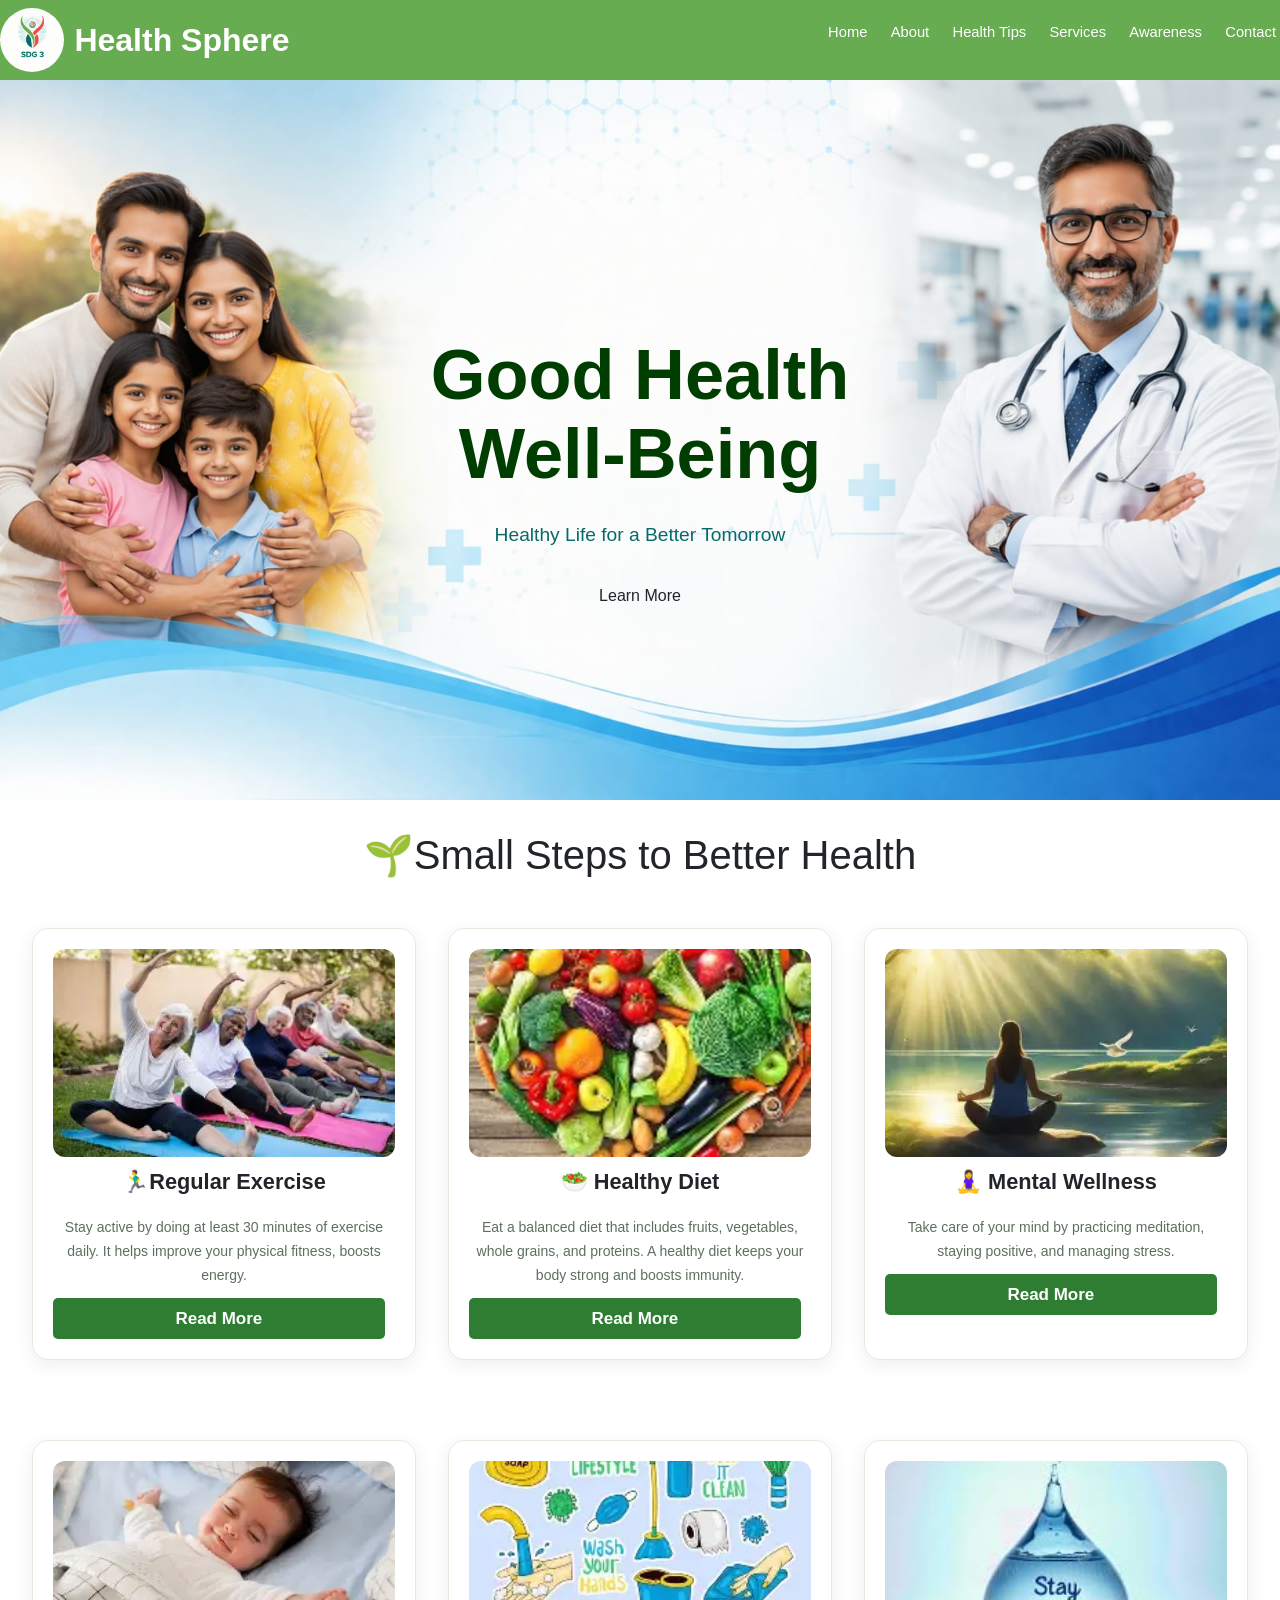
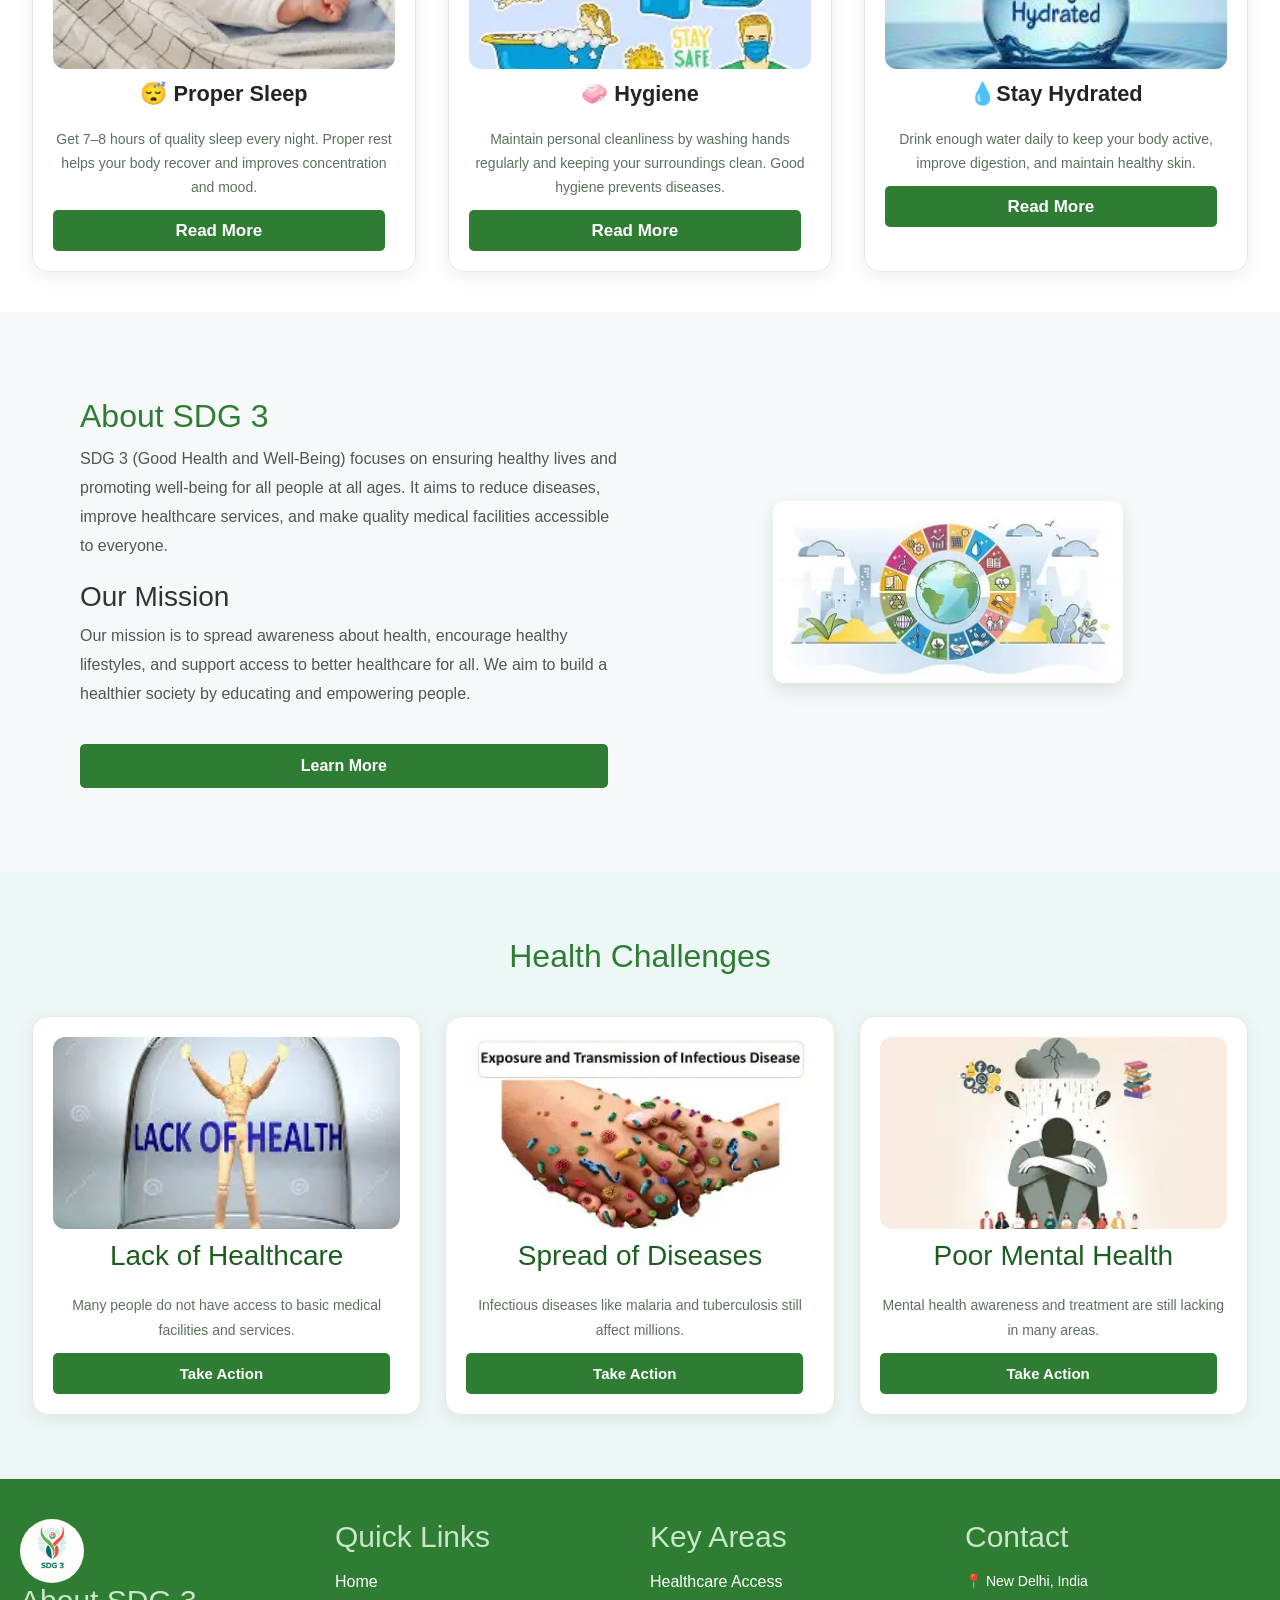
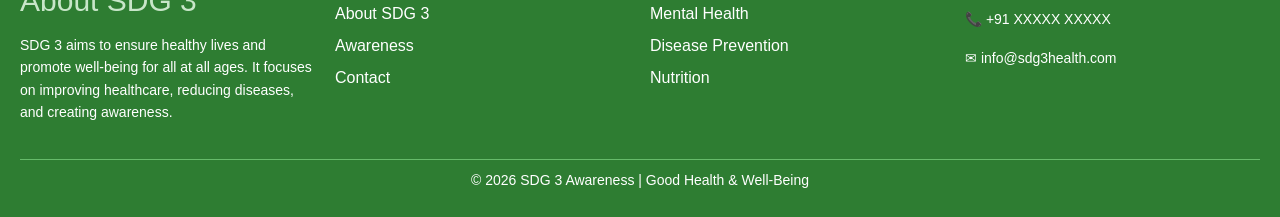
<file: index.html>
<!DOCTYPE html>
<html lang="en">
<head>
    <meta charset="UTF-8">
    <meta name="viewport" content="width=device-width, initial-scale=1.0">
    <title>HTML-Page</title>
    <link rel="stylesheet" href="style.css">
     <link rel="stylesheet" href="https://cdnjs.cloudflare.com/ajax/libs/font-awesome/6.4.0/css/all.min.css">
   <link href="https://cdn.jsdelivr.net/npm/bootstrap@5.3.7/dist/css/bootstrap.min.css" rel="stylesheet" integrity="sha384-LN+7fdVzj6u52u30Kp6M/trliBMCMKTyK833zpbD+pXdCLuTusPj697FH4R/5mcr" crossorigin="anonymous">
   
</head>
<body>
    <header>
        <nav class="navbar">
         <div class="logo">
            <img src="img/logo image.jpeg" alt="Logo">
            <span>Health Sphere</span>
         </div>
         <input type="checkbox" id="menu-toggle">
         <label for="menu-toggle" class="menu-icon">
          <span></span>
          <span></span>
          <span></span>
         
         </label>
       

             <ul class=" menu">
                <li><a href="index.html" class="hover-link">Home</a></li>
                <li><a href="about.html" class="hover-link">About</a></li>
                <li><a href="health.html" class="hover-link">Health Tips</a></li>
                <li><a href="services.html" class="hover-link">Services</a></li>
                <li><a href="awareness.html" class="hover-link">Awareness</a></li>
                <li><a href="contact.html" class="hover-link">Contact</a></li>
               
             </ul>
   
        </nav>
    </header>
    <section class="hero-section">
      
      <h1>Good Health <br>Well-Being</h1>
       <p>Healthy Life for a Better Tomorrow</p>
       <a href="#" class="btn">Learn More</a>
    </section>
        <section class="wellness-section">
            <h1>🌱Small Steps to Better Health</h1>
            <div class="wellness1">
            <div class="card">
               <img src="img/exercise image.webp" alt="">
               <h2>🏃‍♂️Regular Exercise</h2>
               <p>Stay active by doing at least 30 minutes of exercise daily. It helps improve your physical fitness, boosts energy.</p>
               <button class="button">Read More</button>
            </div>
            <div class="card">
               <img src="img/healthy diet.webp" alt="">
               <h2>🥗 Healthy Diet</h2>
               <p>Eat a balanced diet that includes fruits, vegetables, whole grains, and proteins. A healthy diet keeps your body strong and boosts immunity.</p>
               <button class="button">Read More</button>
            </div>
            <div class="card">
               <img src="img/meditation image.webp" alt="">
               <h2>🧘‍♀️ Mental Wellness</h2>
               <p>Take care of your mind by practicing meditation, staying positive, and managing stress.</p>
               <button class="button">Read More</button>
            </div>
            </div>
            <div class="wellness2">
            <div class="card">
               <img src="img/sleep image.webp" alt="">
               <h2>😴 Proper Sleep</h2>
               <p>Get 7–8 hours of quality sleep every night. Proper rest helps your body recover and improves concentration and mood.</p>
               <button class="button">Read More</button>
            </div>
            <div class="card">
               <img src="img/hygiene image.webp" alt="">
               <h2>🧼 Hygiene</h2>
               <p>Maintain personal cleanliness by washing hands regularly and keeping your surroundings clean. Good hygiene prevents diseases.</p>
               <button class="button">Read More</button>
            </div>
            <div class="card">
               <img src="img/hydrated image.jpg" alt="">
               <h2>💧Stay Hydrated </h2>
               <p>Drink enough water daily to keep your body active, improve digestion, and maintain healthy skin.</p>
               <button class="button">Read More</button>
            </div>
            </div>
        </section>
        <section class="sdg-about">
         <div class="container">
            <!-- left -->
            <div class="content">
      <h2>About SDG 3</h2>
      <p>
        SDG 3 (Good Health and Well-Being) focuses on ensuring healthy lives 
        and promoting well-being for all people at all ages. It aims to reduce 
        diseases, improve healthcare services, and make quality medical 
        facilities accessible to everyone.
      </p>

      <h3>Our Mission</h3>
      <p>
        Our mission is to spread awareness about health, encourage healthy 
        lifestyles, and support access to better healthcare for all. We aim 
        to build a healthier society by educating and empowering people.
      </p>

      <button>Learn More</button>
    </div>
      <!-- Right Image -->
    <div class="image">
      <img src="img/sdg main 1.webp" alt="Health Image">
    </div>
         </div>
        </section>
        <section class="health">
  <h2 class="section-title">Health Challenges</h2>

  <div class="card-container">

    <div class="card">
      <img src="img/lack of health.webp" alt="image">
      <h3>Lack of Healthcare</h3>
      <p>Many people do not have access to basic medical facilities and services.</p>
      <button>Take Action</button>
    </div>

    <div class="card">
      <img src="img/spread of disease.webp" alt="image">
      <h3>Spread of Diseases</h3>
      <p>Infectious diseases like malaria and tuberculosis still affect millions.</p>
      <button>Take Action</button>
    </div>

    <div class="card">
      <img src="img/poor mental health.webp" alt="image">
      <h3>Poor Mental Health</h3>
      <p>Mental health awareness and treatment are still lacking in many areas.</p>
      <button>Take Action</button>
    </div>

  </div>
</section>
<!-- footer -->
<footer class="footer">
  <div class="footer-container">

    <!--Logo + About SDG 3 -->
    <div class="footer-box">
      <div class="logo">
        <img src="img/logo image.jpeg" alt="logo">
      </div>
      <h3>About SDG 3</h3>
      <p>
        SDG 3 aims to ensure healthy lives and promote well-being for all at all ages. 
        It focuses on improving healthcare, reducing diseases, and creating awareness.
      </p>
    </div>

    <!-- Quick Links -->
    <div class="footer-box">
      <h3>Quick Links</h3>
      <ul>
        <li><a href="#">Home</a></li>
        <li><a href="#">About SDG 3</a></li>
        <li><a href="#">Awareness</a></li>
        <li><a href="#">Contact</a></li>
      </ul>
    </div>

    <!-- Key Areas -->
    <div class="footer-box">
      <h3>Key Areas</h3>
      <ul>
        <li><a href="#">Healthcare Access</a></li>
        <li><a href="#">Mental Health</a></li>
        <li><a href="#">Disease Prevention</a></li>
        <li><a href="#">Nutrition</a></li>
      </ul>
    </div>

    <!-- Contact -->
    <div class="footer-box">
      <h3>Contact</h3>
      <p>📍 New Delhi, India</p>
      <p>📞 +91 XXXXX XXXXX</p>
      <p>✉ info@sdg3health.com</p>
    </div>

  </div>

  <!-- Bottom -->
  <div class="footer-bottom">
    <p>© 2026 SDG 3 Awareness | Good Health & Well-Being</p>
  </div>
</footer>
</body>
</html>
</file>
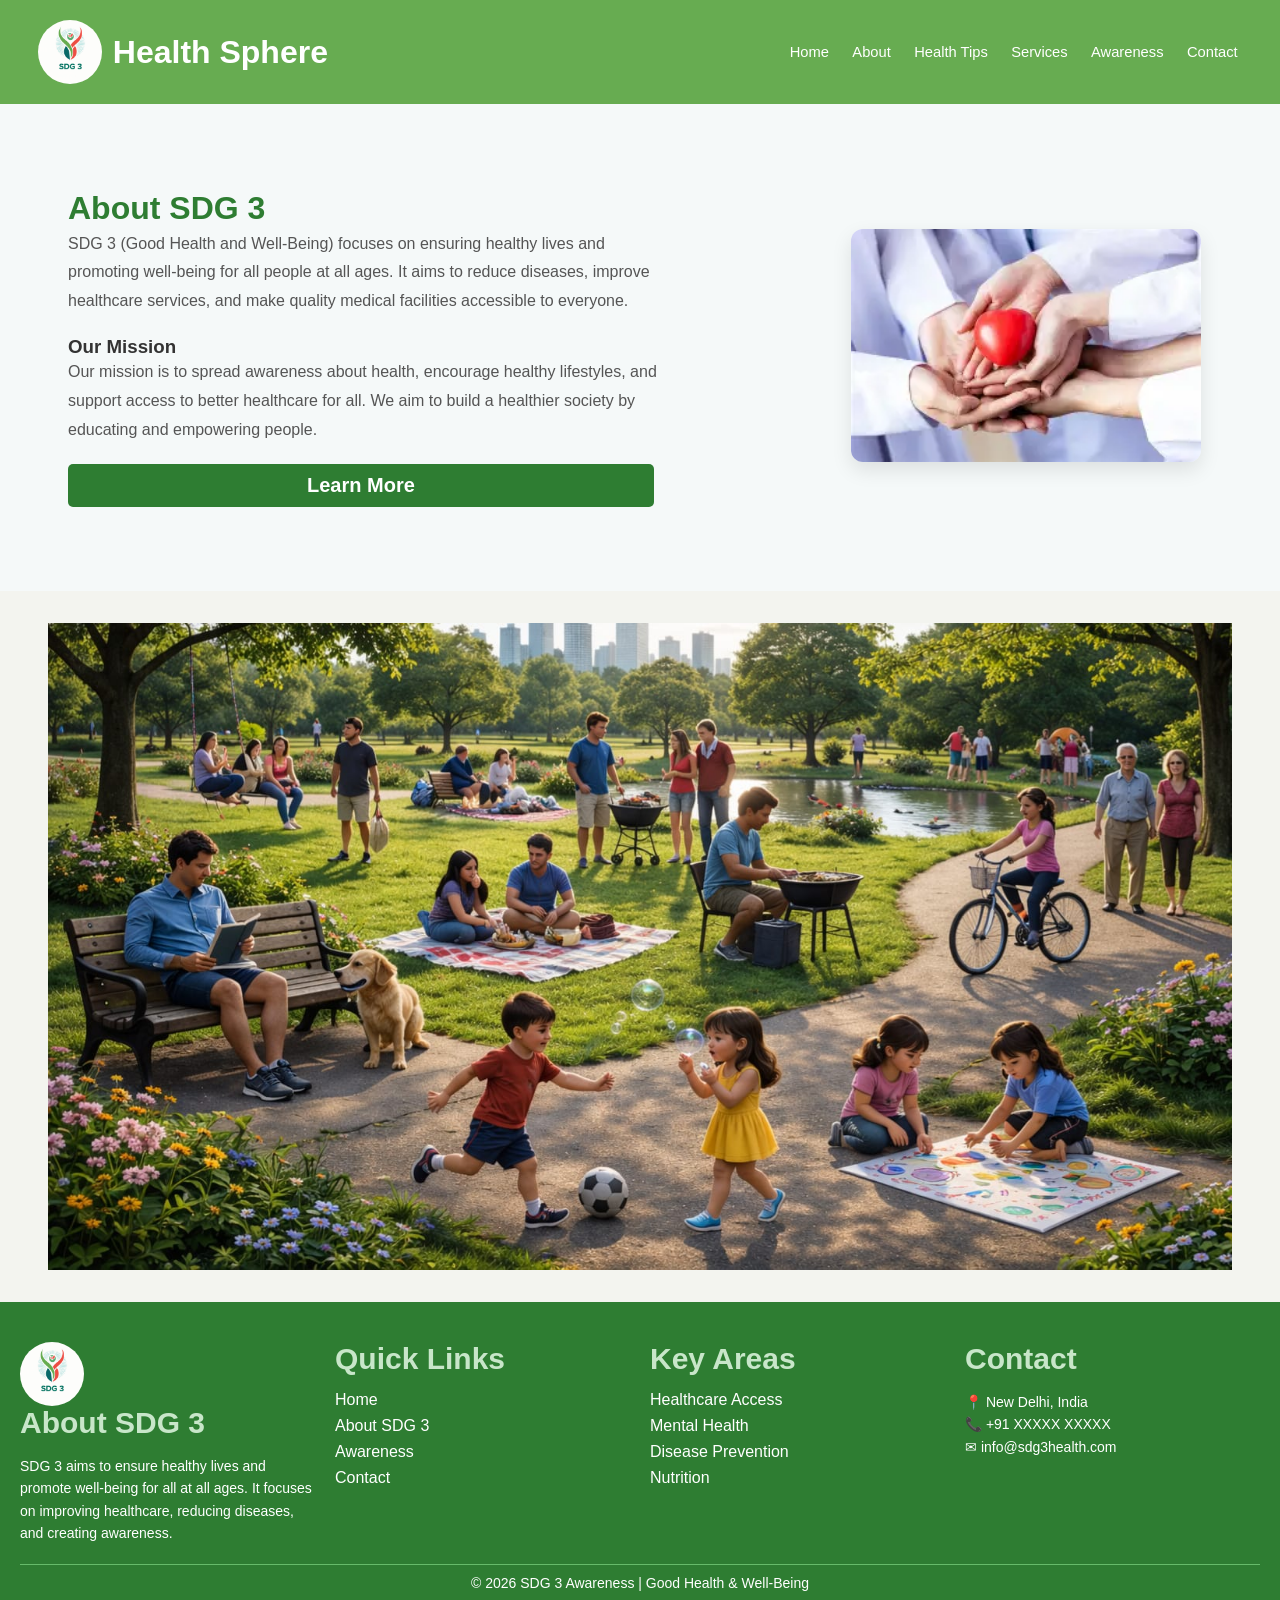
<file: about.html>
<!DOCTYPE html>
<html lang="en">
<head>
    <meta charset="UTF-8">
    <meta name="viewport" content="width=device-width, initial-scale=1.0">
    <title>About-page</title>
    <link rel="stylesheet" href="style.css">
</head>
<body>
    <header>
        <nav class="navbar">
         <div class="logo">
            <img src="img/logo image.jpeg" alt="Logo">
            <span>Health Sphere</span>
         </div>
            <input type="checkbox" id="menu-toggle">

<label for="menu-toggle" class="menu-icon">
    <span></span>
    <span></span>
    <span></span>
</label>
         
        <div>
             <ul class=" menu">
                <li><a href="index.html" class="hover-link">Home</a></li>
                <li><a href="about.html" class="hover-link">About</a></li>
                <li><a href="health.html" class="hover-link">Health Tips</a></li>
                <li><a href="services.html" class="hover-link">Services</a></li>
                <li><a href="awareness.html" class="hover-link">Awareness</a></li>
                <li><a href="contact.html" class="hover-link">Contact</a></li>
               
             </ul>
         </div>
        </nav>
    </header>
   <section class="sdg-about">
         <div class="container">
            <!-- left -->
            <div class="content">
      <h2>About SDG 3</h2>
      <p>
        SDG 3 (Good Health and Well-Being) focuses on ensuring healthy lives 
        and promoting well-being for all people at all ages. It aims to reduce 
        diseases, improve healthcare services, and make quality medical 
        facilities accessible to everyone.
      </p>

      <h3>Our Mission</h3>
      <p>
        Our mission is to spread awareness about health, encourage healthy 
        lifestyles, and support access to better healthcare for all. We aim 
        to build a healthier society by educating and empowering people.
      </p>

      <button>Learn More</button>
    </div>
      <!-- Right Image -->
    <div class="image">
      <img src="img/sdg img.webp" alt="Health Image">
    </div>
         </div>
        </section>
    <section class="about-hero">
  
    <img src="img/about-hero image.jpeg" alt="image" class="slide active">
    </section>

    <!-- footer -->
<footer class="footer">
  <div class="footer-container">

    <!--Logo + About SDG 3 -->
    <div class="footer-box">
      <div class="logo">
        <img src="img/logo image.jpeg" alt="logo">
      </div>
      <h3>About SDG 3</h3>
      <p>
        SDG 3 aims to ensure healthy lives and promote well-being for all at all ages. 
        It focuses on improving healthcare, reducing diseases, and creating awareness.
      </p>
    </div>
    
    <!-- Quick Links -->
    <div class="footer-box">
      <h3>Quick Links</h3>
      <ul>
        <li><a href="#">Home</a></li>
        <li><a href="#">About SDG 3</a></li>
        <li><a href="#">Awareness</a></li>
        <li><a href="#">Contact</a></li>
      </ul>
    </div>

    <!-- Key Areas -->
    <div class="footer-box">
      <h3>Key Areas</h3>
      <ul>
        <li><a href="#">Healthcare Access</a></li>
        <li><a href="#">Mental Health</a></li>
        <li><a href="#">Disease Prevention</a></li>
        <li><a href="#">Nutrition</a></li>
      </ul>
    </div>

    <!-- Contact -->
    <div class="footer-box">
      <h3>Contact</h3>
      <p>📍 New Delhi, India</p>
      <p>📞 +91 XXXXX XXXXX</p>
      <p>✉ info@sdg3health.com</p>
    </div>

  </div>

  <!-- Bottom -->
  <div class="footer-bottom">
    <p>© 2026 SDG 3 Awareness | Good Health & Well-Being</p>
  </div>
</footer>
</body>
</html>
</file>
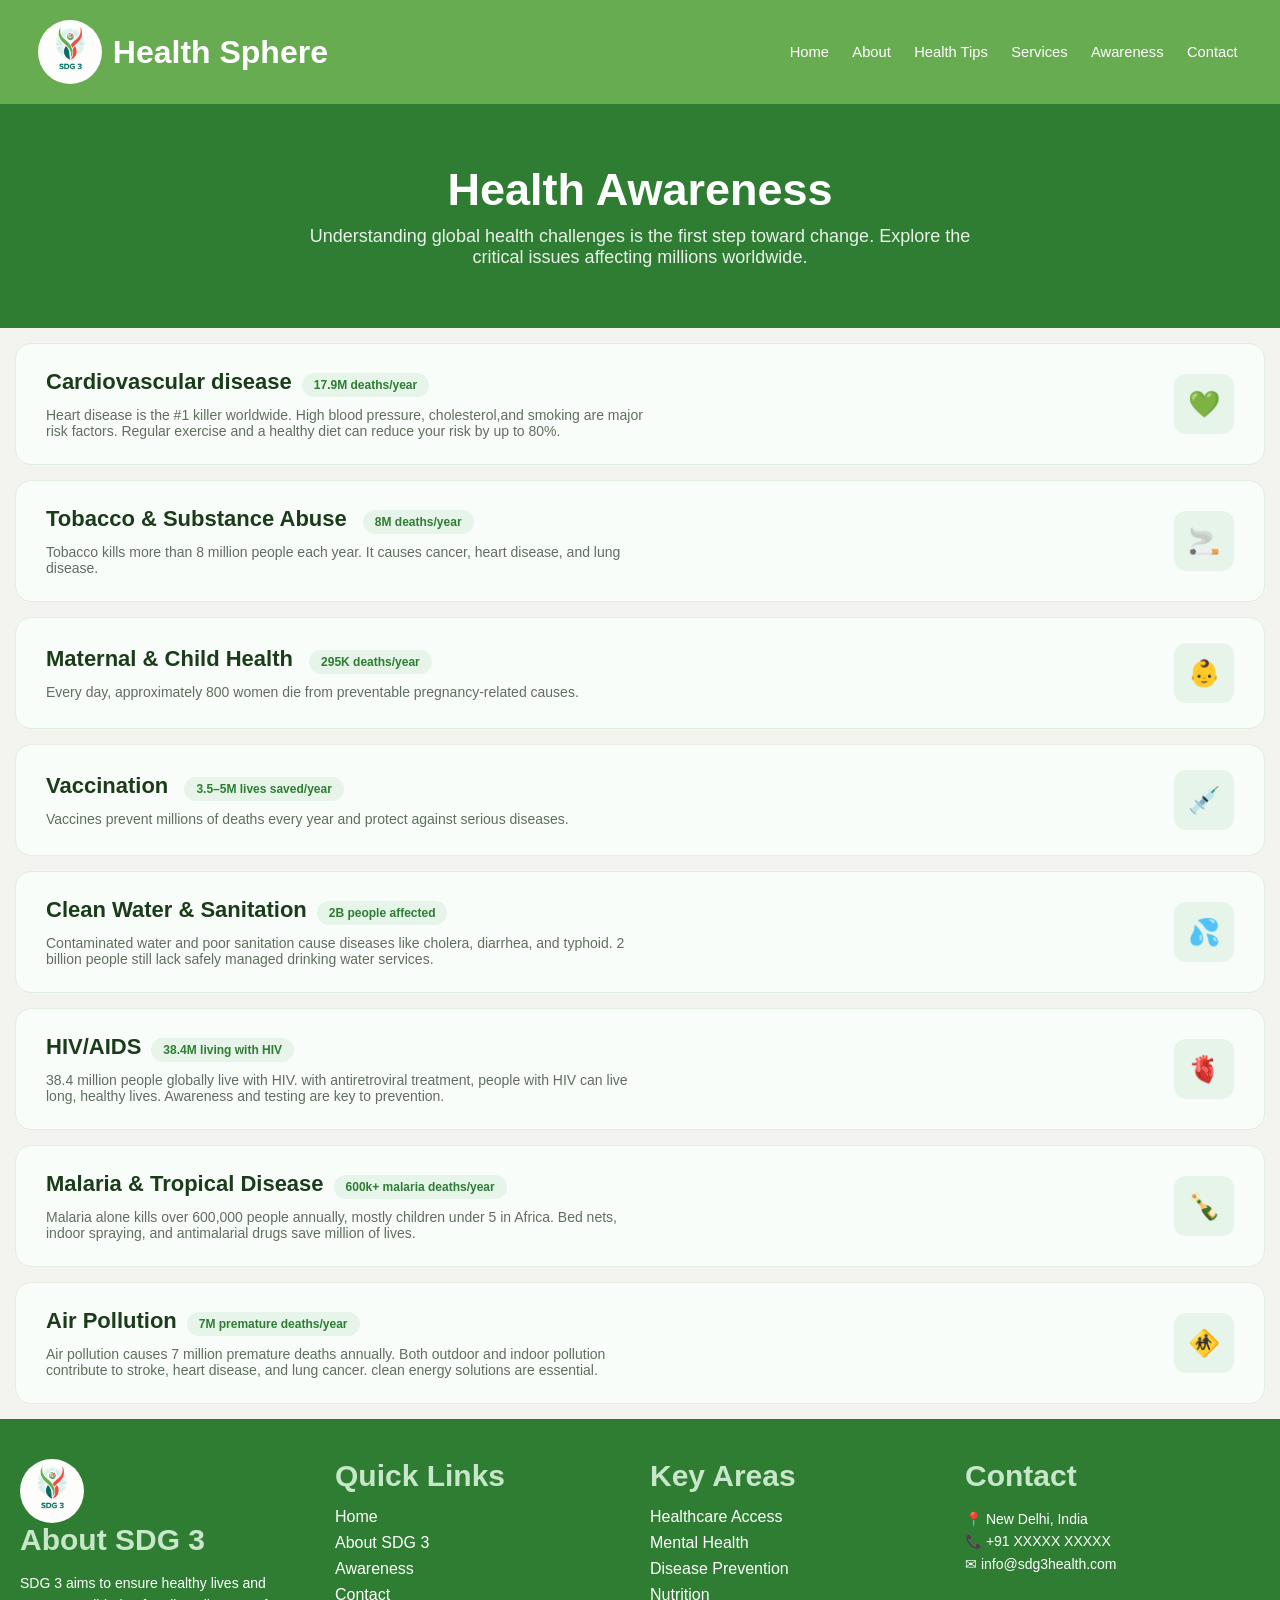
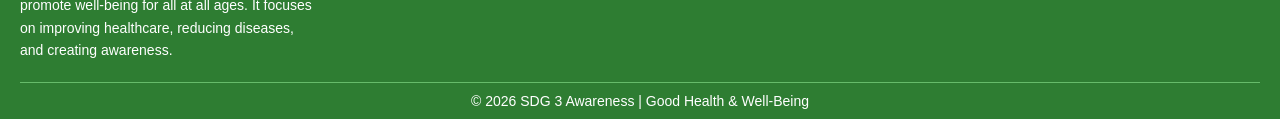
<file: awareness.html>
<!DOCTYPE html>
<html lang="en">
<head>
    <meta charset="UTF-8">
    <meta name="viewport" content="width=device-width, initial-scale=1.0">
    <title>Awareness</title>
    <link rel="stylesheet" href="style.css">
</head>
<body>
    <header>
        <nav class="navbar">
         <div class="logo">
            <img src="img/logo image.jpeg" alt="Logo">
            <span>Health Sphere</span>
         </div>
        <input type="checkbox" id="menu-toggle">

<label for="menu-toggle" class="menu-icon">
    <span></span>
    <span></span>
    <span></span>
</label>
        <div>
             <ul class=" menu">
                <li><a href="index.html" class="hover-link">Home</a></li>
                <li><a href="about.html" class="hover-link">About</a></li>
                <li><a href="health.html" class="hover-link">Health Tips</a></li>
                <li><a href="services.html" class="hover-link">Services</a></li>
                <li><a href="awareness.html" class="hover-link">Awareness</a></li>
                <li><a href="contact.html" class="hover-link">Contact</a></li>
               
             </ul>
         </div>
        </nav>
    </header>
    <section class="awareness-header">
        <h1>Health Awareness</h1>
        <p>Understanding global health challenges is the first step toward change. Explore the <br>critical issues affecting millions worldwide. </p>
    </section>
    <section class="awareness">
        <div class="aw-card">
            <div class="aw-text">
                <h3>Cardiovascular disease<span class="badge">17.9M deaths/year</span></h3>
                <p>Heart disease is the #1 killer worldwide. High blood pressure, cholesterol,and smoking are major risk factors. Regular exercise and a healthy diet can reduce your risk by up to 80%.</p>
            </div>
             <div>
                    <div class="aw-icon">💚</div>
                </div>
        </div>
    </section>
    <section class="awareness">
         <div class="aw-card">
    <div class="aw-text">
      <h3>Tobacco & Substance Abuse <span class="badge">8M deaths/year</span></h3>
      <p>Tobacco kills more than 8 million people each year. It causes cancer, heart disease, and lung disease.</p>
    </div>
    <div class="aw-icon">🚬</div>
  </div>
    </section>
    <div class="aw-card">
    <div class="aw-text">
      <h3>Maternal & Child Health <span class="badge">295K deaths/year</span></h3>
      <p>Every day, approximately 800 women die from preventable pregnancy-related causes.</p>
    </div>
    <div class="aw-icon">👶</div>
  </div>
   <div class="aw-card">
    <div class="aw-text">
      <h3>Vaccination <span class="badge">3.5–5M lives saved/year</span></h3>
      <p>Vaccines prevent millions of deaths every year and protect against serious diseases.</p>
    </div>
    <div class="aw-icon">💉</div>
  </div>
   <div class="aw-card">
    <div class="aw-text">
      <h3>Clean Water & Sanitation<span class="badge">2B people affected</span></h3>
      <p>Contaminated water and poor sanitation cause diseases like cholera, diarrhea, and typhoid. 2 billion people still lack safely managed drinking water services.</p>
    </div>
    <div class="aw-icon">💦</div>
  </div>
   <div class="aw-card">
    <div class="aw-text">
      <h3>HIV/AIDS<span class="badge">38.4M living with HIV</span></h3>
      <p>38.4 million people globally live with HIV. with antiretroviral treatment, people with HIV can live long, healthy lives. Awareness and testing are key to prevention.</p>
    </div>
    <div class="aw-icon">🫀</div>
  </div>
  <div class="aw-card">
    <div class="aw-text">
      <h3>Malaria & Tropical Disease<span class="badge">600k+ malaria deaths/year</span></h3>
      <p>Malaria alone kills over 600,000 people annually, mostly children under 5 in Africa. Bed nets, indoor spraying, and antimalarial drugs save million of lives.</p>
    </div>
    <div class="aw-icon">🍾</div>
  </div>
  <div class="aw-card">
    <div class="aw-text">
      <h3>Air Pollution<span class="badge">7M premature deaths/year</span></h3>
      <p>Air pollution causes 7 million premature deaths annually. Both outdoor and indoor pollution contribute to stroke, heart disease, and lung cancer. clean energy solutions are essential.</p>
    </div>
    <div class="aw-icon">🚸</div>
  </div>
  
   <!-- footer -->
<footer class="footer">
  <div class="footer-container">

    <!--Logo + About SDG 3 -->
    <div class="footer-box">
      <div class="logo">
        <img src="img/logo image.jpeg" alt="logo">
      </div>
      <h3>About SDG 3</h3>
      <p>
        SDG 3 aims to ensure healthy lives and promote well-being for all at all ages. 
        It focuses on improving healthcare, reducing diseases, and creating awareness.
      </p>
    </div>

    <!-- Quick Links -->
    <div class="footer-box">
      <h3>Quick Links</h3>
      <ul>
        <li><a href="#">Home</a></li>
        <li><a href="#">About SDG 3</a></li>
        <li><a href="#">Awareness</a></li>
        <li><a href="#">Contact</a></li>
      </ul>
    </div>

    <!-- Key Areas -->
    <div class="footer-box">
      <h3>Key Areas</h3>
      <ul>
        <li><a href="#">Healthcare Access</a></li>
        <li><a href="#">Mental Health</a></li>
        <li><a href="#">Disease Prevention</a></li>
        <li><a href="#">Nutrition</a></li>
      </ul>
    </div>

    <!-- Contact -->
    <div class="footer-box">
      <h3>Contact</h3>
      <p>📍 New Delhi, India</p>
      <p>📞 +91 XXXXX XXXXX</p>
      <p>✉ info@sdg3health.com</p>
    </div>

  </div>

  <!-- Bottom -->
  <div class="footer-bottom">
    <p>© 2026 SDG 3 Awareness | Good Health & Well-Being</p>
  </div>
</footer>
</body>
</html>
</file>
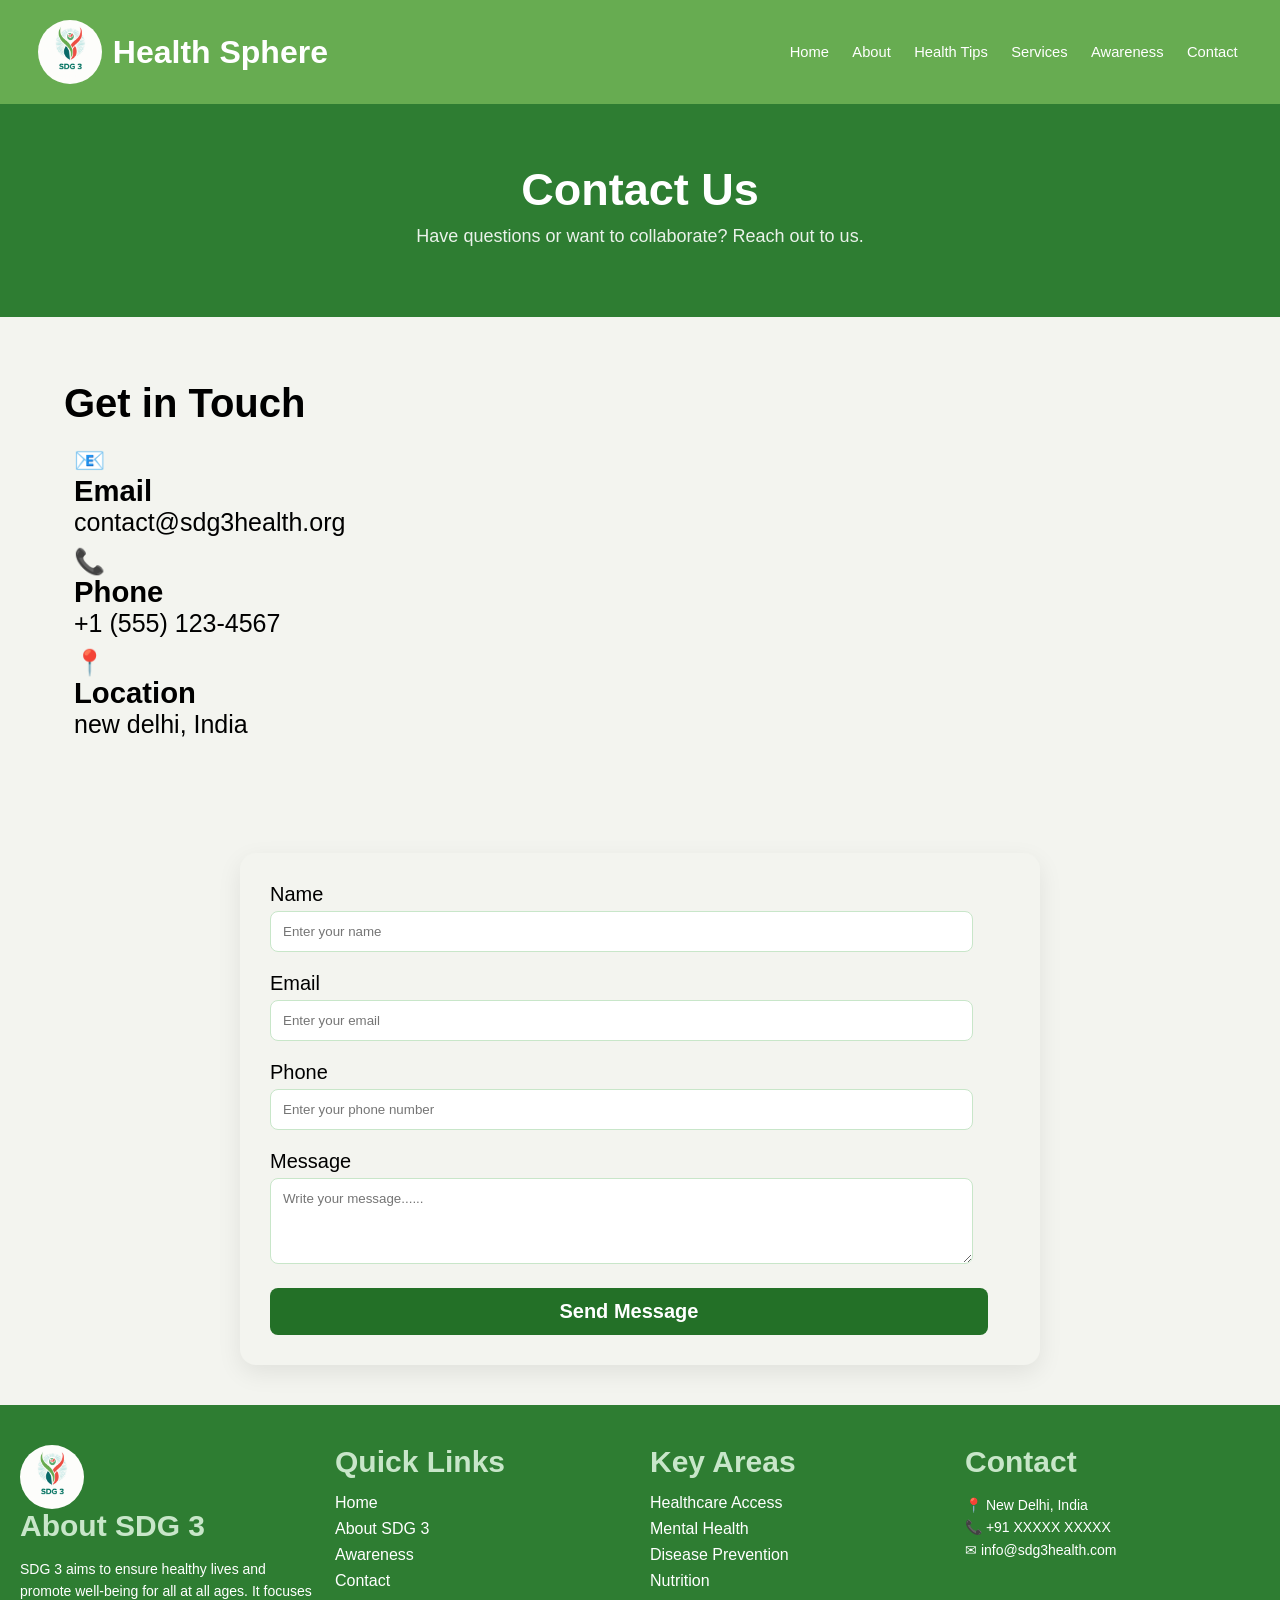
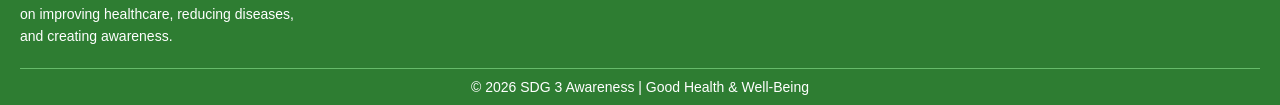
<file: contact.html>
<!DOCTYPE html>
<html lang="en">
<head>
    <meta charset="UTF-8">
    <meta name="viewport" content="width=device-width, initial-scale=1.0">
    <title>Contact page</title>
    <link rel="stylesheet" href="style.css">
</head>
<body>
     <header>
        <nav class="navbar">
         <div class="logo">
            <img src="img/logo image.jpeg" alt="Logo">
            <span>Health Sphere</span>
         </div>
       <input type="checkbox" id="menu-toggle">

<label for="menu-toggle" class="menu-icon">
    <span></span>
    <span></span>
    <span></span>
</label>
        <div>
             <ul class=" menu">
                <li><a href="index.html" class="hover-link">Home</a></li>
                <li><a href="about.html" class="hover-link">About</a></li>
                <li><a href="health.html" class="hover-link">Health Tips</a></li>
                <li><a href="services.html" class="hover-link">Services</a></li>
                <li><a href="awareness.html" class="hover-link">Awareness</a></li>
                <li><a href="contact.html" class="hover-link">Contact</a></li>
               
             </ul>
         </div>
        </nav>
    </header>
     <section class="contact-header">
        <h1>Contact Us</h1>
        <p>Have questions or want to collaborate? Reach out to us.</p>
    </section>
    <section class="contact-hero">
        <h2>Get in Touch</h2>
        <div class="addrs">
            <div class="addrs-text">
         <div class="addrs-icon">📧</div>
         
            <h3>Email</h3>
            <p>contact@sdg3health.org</p>
         </div>
         <div class="addrs-text">
         <div class="addrs-icon">📞</div>
          <h3>Phone</h3>
            <p>+1 (555) 123-4567</p>
         </div>
         <div class="addrs-text">
         <div class="addrs-icon">📍</div>
         
            <h3>Location</h3>
            <p>new delhi, India </p>
         </div>
        </div>
    </section>
    <section class="contact-container">
        <form>
            <div class="input-group">
                <label>Name</label>
                <input type="text" placeholder="Enter your name" required>
            </div>
            <div class="input-group">
                <label>Email</label>
                <input type="email" placeholder="Enter your email" required>
            </div>
            <div class="input-group">
                <label>Phone</label>
                <input type="tel" placeholder="Enter your phone number" required>
            </div>
            <div class="input-group">
                <label>Message</label>
                <textarea rows="4" placeholder="Write your message......"></textarea>
            </div>
            <button type="submit">Send Message</button>
        </form>
    </section>
    <!-- footer -->
<footer class="footer">
  <div class="footer-container">

    <!--Logo + About SDG 3 -->
    <div class="footer-box">
      <div class="logo">
        <img src="img/logo image.jpeg" alt="logo">
      </div>
      <h3>About SDG 3</h3>
      <p>
        SDG 3 aims to ensure healthy lives and promote well-being for all at all ages. 
        It focuses on improving healthcare, reducing diseases, and creating awareness.
      </p>
    </div>

    <!-- Quick Links -->
    <div class="footer-box">
      <h3>Quick Links</h3>
      <ul>
        <li><a href="#">Home</a></li>
        <li><a href="#">About SDG 3</a></li>
        <li><a href="#">Awareness</a></li>
        <li><a href="#">Contact</a></li>
      </ul>
    </div>

    <!-- Key Areas -->
    <div class="footer-box">
      <h3>Key Areas</h3>
      <ul>
        <li><a href="#">Healthcare Access</a></li>
        <li><a href="#">Mental Health</a></li>
        <li><a href="#">Disease Prevention</a></li>
        <li><a href="#">Nutrition</a></li>
      </ul>
    </div>

    <!-- Contact -->
    <div class="footer-box">
      <h3>Contact</h3>
      <p>📍 New Delhi, India</p>
      <p>📞 +91 XXXXX XXXXX</p>
      <p>✉ info@sdg3health.com</p>
    </div>

  </div>

  <!-- Bottom -->
  <div class="footer-bottom">
    <p>© 2026 SDG 3 Awareness | Good Health & Well-Being</p>
  </div>
</footer>
</body>
</html>
</file>
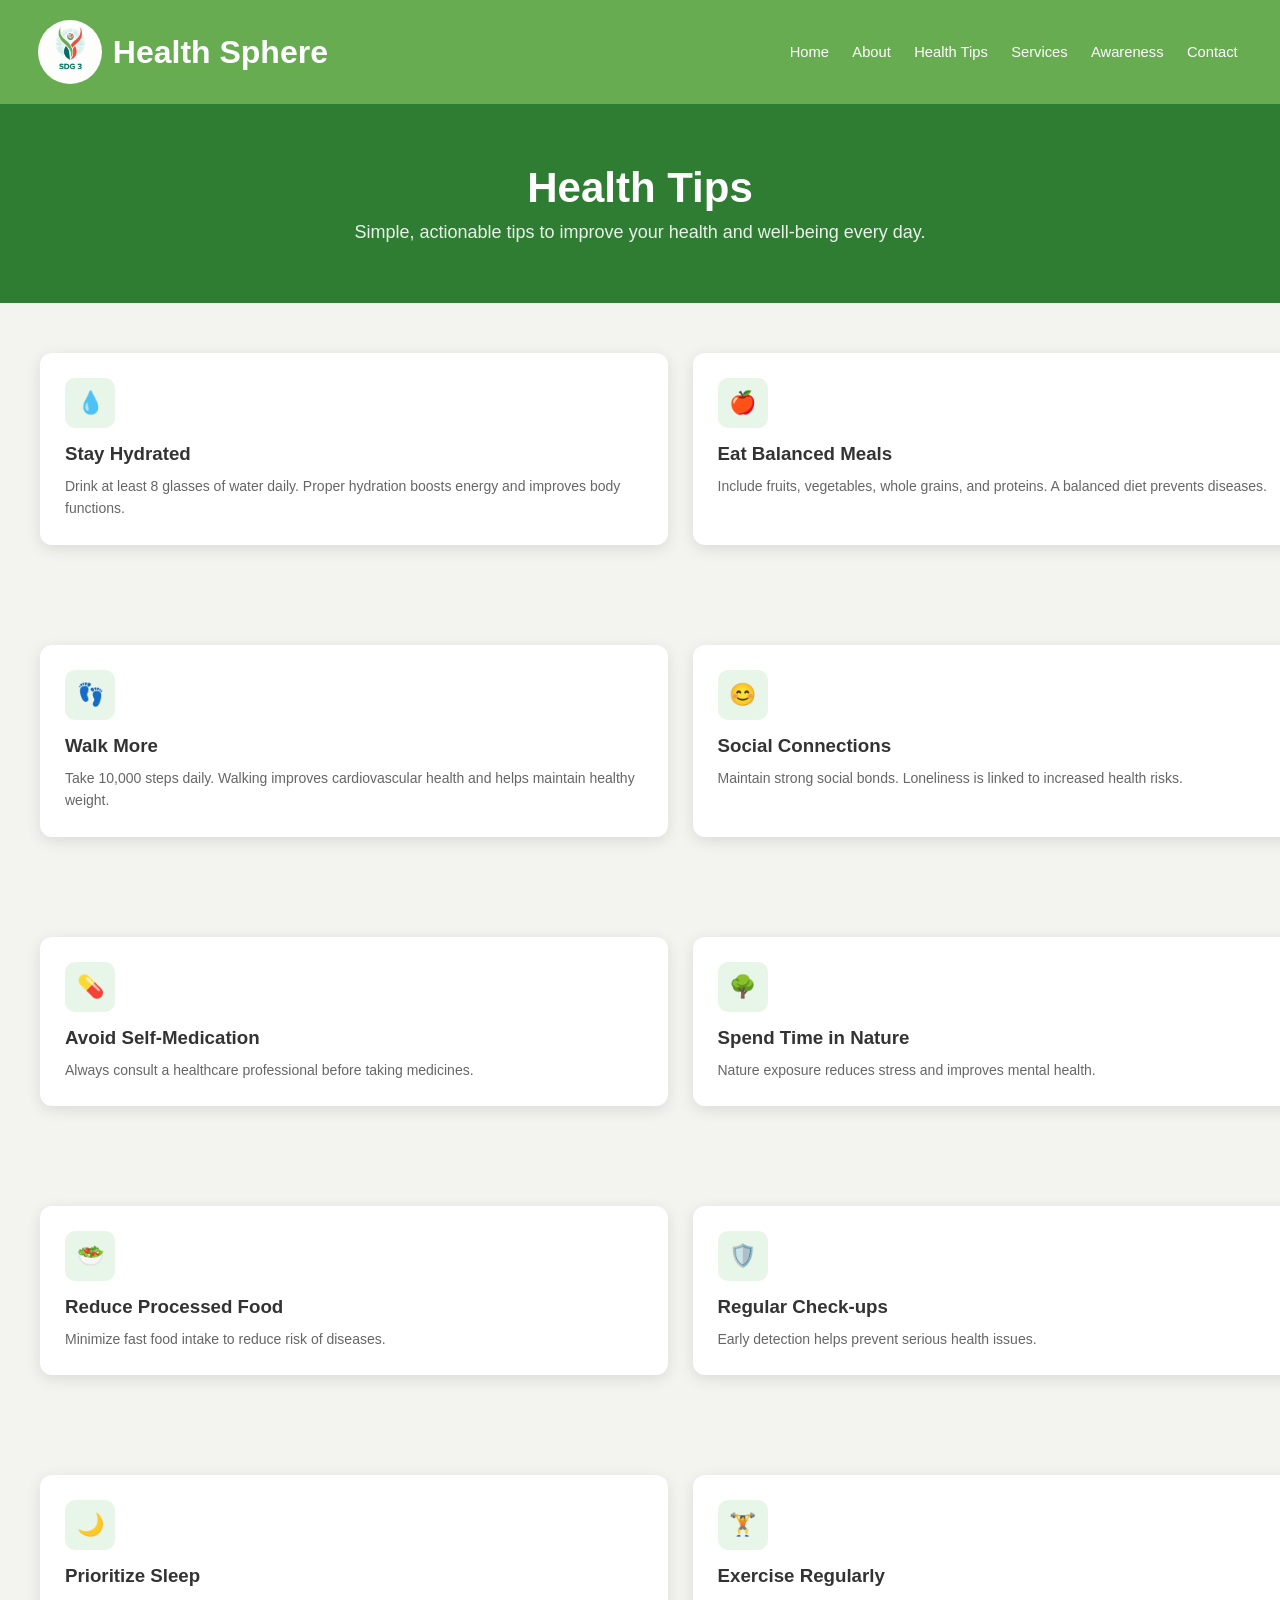
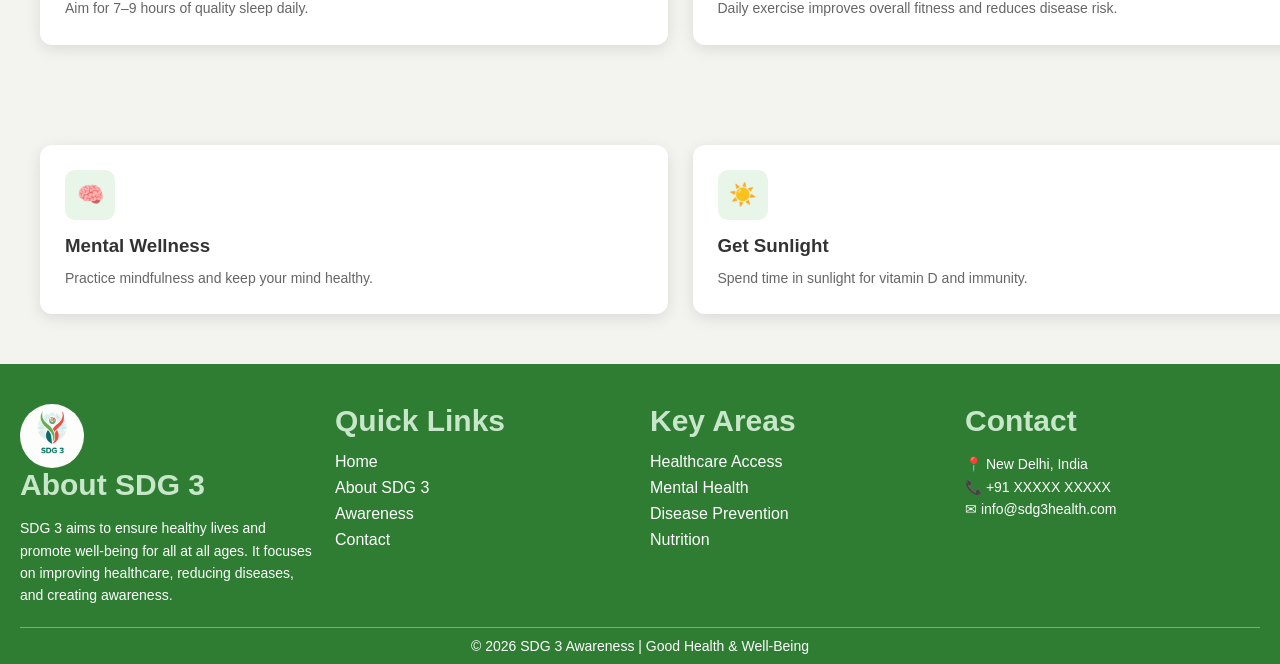
<file: health.html>
<!DOCTYPE html>
<html lang="en">
<head>
    <meta charset="UTF-8">
    <meta name="viewport" content="width=device-width, initial-scale=1.0">
    <title>Health-Tips</title>
    <link rel="stylesheet" href="style.css">
</head>
<body>
    <header>
        <nav class="navbar">
         <div class="logo">
            <img src="img/logo image.jpeg" alt="Logo">
            <span>Health Sphere</span>
         </div>
         <input type="checkbox" id="menu-toggle">

<label for="menu-toggle" class="menu-icon">
    <span></span>
    <span></span>
    <span></span>
</label>
        <div>
             <ul class=" menu">
                <li><a href="index.html" class="hover-link">Home</a></li>
                <li><a href="about.html" class="hover-link">About</a></li>
                <li><a href="health.html" class="hover-link">Health Tips</a></li>
                <li><a href="services.html" class="hover-link">Services</a></li>
                <li><a href="awareness.html" class="hover-link">Awareness</a></li>
                <li><a href="contact.html" class="hover-link">Contact</a></li>
               
             </ul>
         </div>
        </nav>
    </header>
    <section class="health-header">
        <h1>Health Tips</h1>
        <p>Simple, actionable tips to improve your health and well-being every day.</p>
    </section>
    <section class="health-tips">
        <div class="tips-container">
            <!-- card 1 -->
             <div class="tip-card">
            <div class="tip-icon">💧</div>
        <h3>Stay Hydrated</h3>
        <p>Drink at least 8 glasses of water daily. Proper hydration boosts energy and improves body functions.</p>
      </div>
       <!-- CARD 2 -->
      <div class="tip-card">
        <div class="tip-icon">🍎</div>
        <h3>Eat Balanced Meals</h3>
        <p>Include fruits, vegetables, whole grains, and proteins. A balanced diet prevents diseases.</p>
      </div>

        </div>
    </section>
    <section class="health-tips">
        <div class="tips-container">
            <!-- card 3 -->
             <div class="tip-card">
            <div class="tip-icon">👣</div>
        <h3>Walk More</h3>
        <p>Take 10,000 steps daily. Walking improves cardiovascular health and helps maintain healthy weight.</p>
      </div>
       <!-- CARD 4 -->
      <div class="tip-card">
        <div class="tip-icon">😊</div>
        <h3>Social Connections</h3>
        <p>Maintain strong social bonds. Loneliness is linked to increased health risks.</p>
      </div>

        </div>
    </section>
    <section class="health-tips">
        <div class="tips-container">
            <!-- card 5 -->
             <div class="tip-card">
            <div class="tip-icon">💊</div>
        <h3>Avoid Self-Medication</h3>
        <p>Always consult a healthcare professional before taking medicines.</p>
      </div>
       <!-- CARD 6 -->
      <div class="tip-card">
        <div class="tip-icon">🌳</div>
        <h3>Spend Time in Nature</h3>
        <p>Nature exposure reduces stress and improves mental health.</p>
      </div>

        </div>
    </section>
    <section class="health-tips">
        <div class="tips-container">
            <!-- card 7 -->
             <div class="tip-card">
            <div class="tip-icon">🥗</div>
        <h3>Reduce Processed Food</h3>
        <p>Minimize fast food intake to reduce risk of diseases.</p>
      </div>
       <!-- CARD 8 -->
      <div class="tip-card">
        <div class="tip-icon">🛡️</div>
        <h3>Regular Check-ups</h3>
        <p>Early detection helps prevent serious health issues.</p>
      </div>

        </div>
    </section>
    <section class="health-tips">
        <div class="tips-container">
            <!-- card 9 -->
             <div class="tip-card">
            <div class="tip-icon">🌙</div>
        <h3>Prioritize Sleep</h3>
        <p>Aim for 7–9 hours of quality sleep daily.</p>
      </div>
       <!-- CARD 10 -->
      <div class="tip-card">
        <div class="tip-icon">🏋️</div>
        <h3>Exercise Regularly</h3>
        <p>Daily exercise improves overall fitness and reduces disease risk.</p>
      </div>

        </div>
    </section>
    <section class="health-tips">
        <div class="tips-container">
            <!-- card 11 -->
             <div class="tip-card">
            <div class="tip-icon">🧠</div>
        <h3>Mental Wellness</h3>
        <p>Practice mindfulness and keep your mind healthy.</p>
      </div>
       <!-- CARD 12 -->
      <div class="tip-card">
        <div class="tip-icon">☀️</div>
        <h3>Get Sunlight</h3>
        <p>Spend time in sunlight for vitamin D and immunity.</p>
      </div>

        </div>
    </section>
    <!-- footer -->
<footer class="footer">
  <div class="footer-container">

    <!--Logo + About SDG 3 -->
    <div class="footer-box">
      <div class="logo">
        <img src="img/logo image.jpeg" alt="logo">
      </div>
      <h3>About SDG 3</h3>
      <p>
        SDG 3 aims to ensure healthy lives and promote well-being for all at all ages. 
        It focuses on improving healthcare, reducing diseases, and creating awareness.
      </p>
    </div>

    <!-- Quick Links -->
    <div class="footer-box">
      <h3>Quick Links</h3>
      <ul>
        <li><a href="#">Home</a></li>
        <li><a href="#">About SDG 3</a></li>
        <li><a href="#">Awareness</a></li>
        <li><a href="#">Contact</a></li>
      </ul>
    </div>

    <!-- Key Areas -->
    <div class="footer-box">
      <h3>Key Areas</h3>
      <ul>
        <li><a href="#">Healthcare Access</a></li>
        <li><a href="#">Mental Health</a></li>
        <li><a href="#">Disease Prevention</a></li>
        <li><a href="#">Nutrition</a></li>
      </ul>
    </div>

    <!-- Contact -->
    <div class="footer-box">
      <h3>Contact</h3>
      <p>📍 New Delhi, India</p>
      <p>📞 +91 XXXXX XXXXX</p>
      <p>✉ info@sdg3health.com</p>
    </div>

  </div>

  <!-- Bottom -->
  <div class="footer-bottom">
    <p>© 2026 SDG 3 Awareness | Good Health & Well-Being</p>
  </div>
</footer>
</body>
</html>
</file>
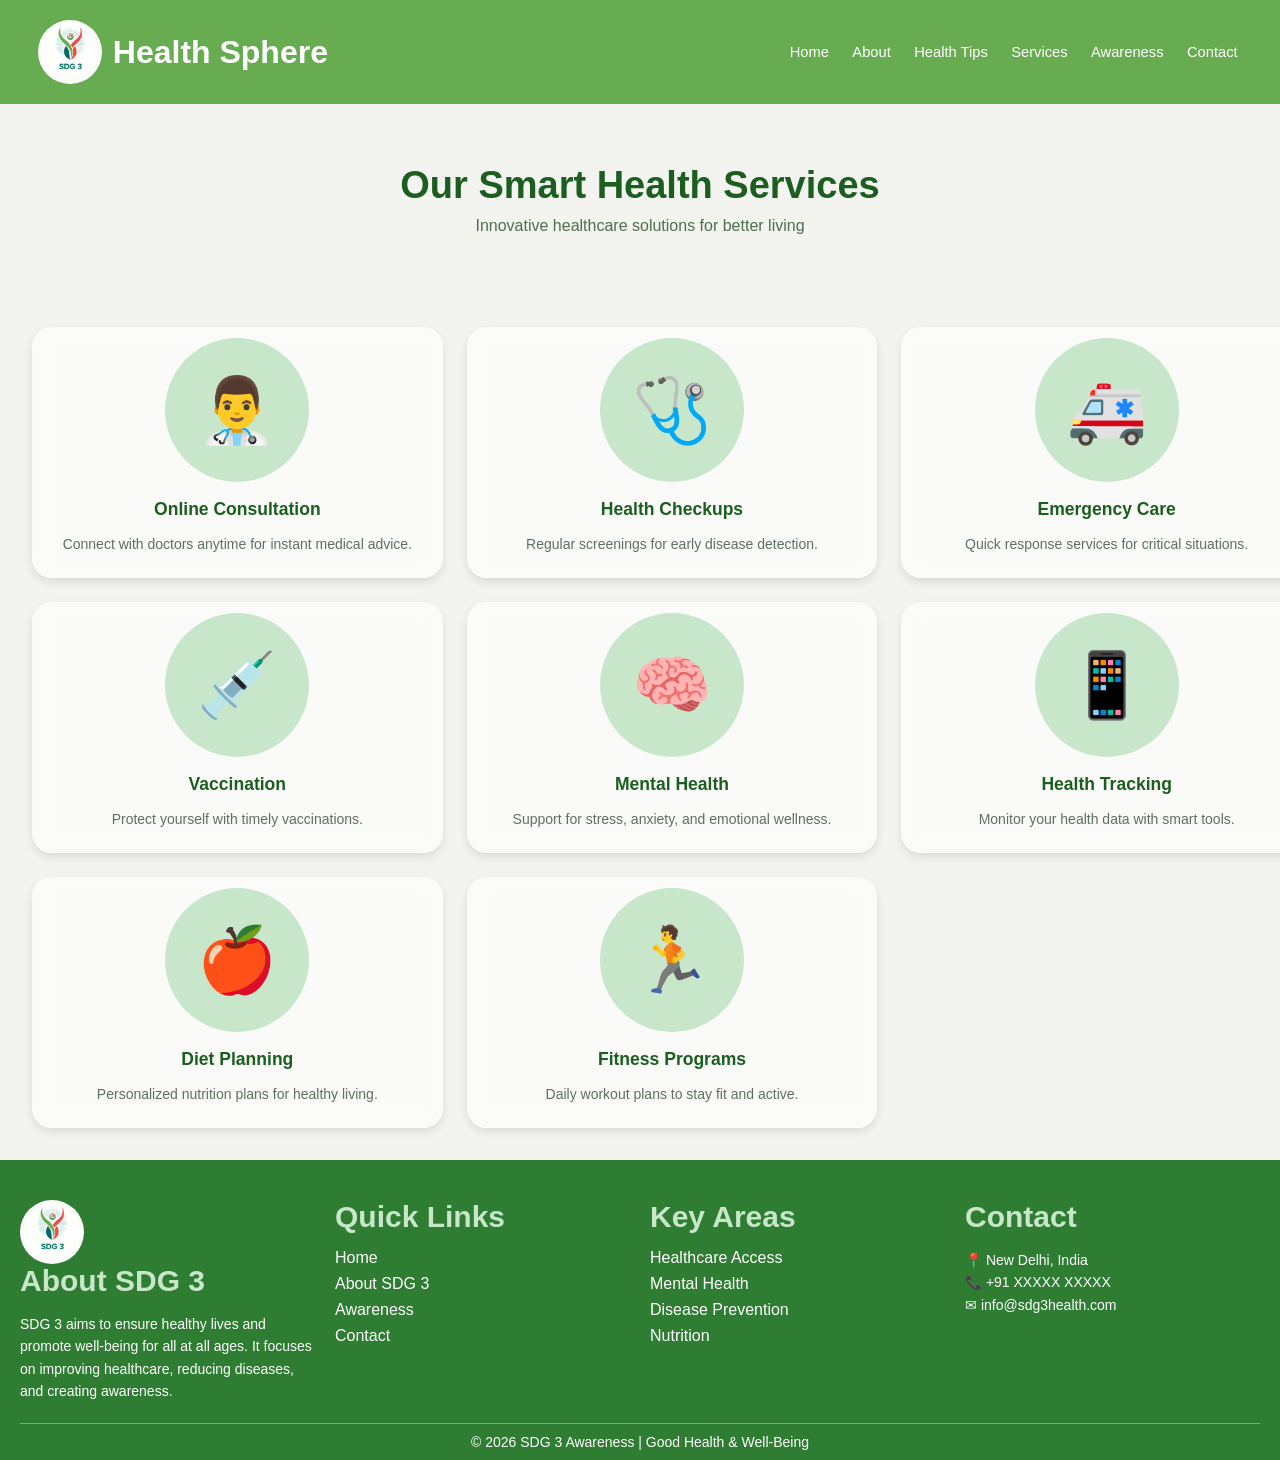
<file: services.html>
<!DOCTYPE html>
<html lang="en">
<head>
    <meta charset="UTF-8">
    <meta name="viewport" content="width=device-width, initial-scale=1.0">
    <title>Services</title>
    <link rel="stylesheet" href="style.css">
</head>
<body>
    <header>
        <nav class="navbar">
         <div class="logo">
            <img src="img/logo image.jpeg" alt="Logo">
            <span>Health Sphere</span>
         </div>
        <input type="checkbox" id="menu-toggle">

<label for="menu-toggle" class="menu-icon">
    <span></span>
    <span></span>
    <span></span>
</label>
        <div>
             <ul class=" menu">
                <li><a href="index.html" class="hover-link">Home</a></li>
                <li><a href="about.html" class="hover-link">About</a></li>
                <li><a href="health.html" class="hover-link">Health Tips</a></li>
                <li><a href="services.html" class="hover-link">Services</a></li>
                <li><a href="awareness.html" class="hover-link">Awareness</a></li>
                <li><a href="contact.html" class="hover-link">Contact</a></li>
               
             </ul>
         </div>
        </nav>
    </header>
    
<div class="services-header">
  <h1>Our Smart Health Services</h1>
  <p>Innovative healthcare solutions for better living</p>
</div>
    <section class="services">

  <div class="card">
    <div class="icon">👨‍⚕️</div>
    <h3>Online Consultation</h3>
    <p>Connect with doctors anytime for instant medical advice.</p>
  </div>

  <div class="card">
    <div class="icon">🩺</div>
    <h3>Health Checkups</h3>
    <p>Regular screenings for early disease detection.</p>
  </div>

  <div class="card">
    <div class="icon">🚑</div>
    <h3>Emergency Care</h3>
    <p>Quick response services for critical situations.</p>
  </div>

  <div class="card">
    <div class="icon">💉</div>
    <h3>Vaccination</h3>
    <p>Protect yourself with timely vaccinations.</p>
  </div>

  <div class="card">
    <div class="icon">🧠</div>
    <h3>Mental Health</h3>
    <p>Support for stress, anxiety, and emotional wellness.</p>
  </div>

  <div class="card">
    <div class="icon">📱</div>
    <h3>Health Tracking</h3>
    <p>Monitor your health data with smart tools.</p>
  </div>

  <div class="card">
    <div class="icon">🍎</div>
    <h3>Diet Planning</h3>
    <p>Personalized nutrition plans for healthy living.</p>
  </div>

  <div class="card">
    <div class="icon">🏃</div>
    <h3>Fitness Programs</h3>
    <p>Daily workout plans to stay fit and active.</p>
  </div>

</section>
<!-- footer -->
<footer class="footer">
  <div class="footer-container">

    <!--Logo + About SDG 3 -->
    <div class="footer-box">
      <div class="logo">
        <img src="img/logo image.jpeg" alt="logo">
      </div>
      <h3>About SDG 3</h3>
      <p>
        SDG 3 aims to ensure healthy lives and promote well-being for all at all ages. 
        It focuses on improving healthcare, reducing diseases, and creating awareness.
      </p>
    </div>

    <!-- Quick Links -->
    <div class="footer-box">
      <h3>Quick Links</h3>
      <ul>
        <li><a href="#">Home</a></li>
        <li><a href="#">About SDG 3</a></li>
        <li><a href="#">Awareness</a></li>
        <li><a href="#">Contact</a></li>
      </ul>
    </div>

    <!-- Key Areas -->
    <div class="footer-box">
      <h3>Key Areas</h3>
      <ul>
        <li><a href="#">Healthcare Access</a></li>
        <li><a href="#">Mental Health</a></li>
        <li><a href="#">Disease Prevention</a></li>
        <li><a href="#">Nutrition</a></li>
      </ul>
    </div>

    <!-- Contact -->
    <div class="footer-box">
      <h3>Contact</h3>
      <p>📍 New Delhi, India</p>
      <p>📞 +91 XXXXX XXXXX</p>
      <p>✉ info@sdg3health.com</p>
    </div>

  </div>

  <!-- Bottom -->
  <div class="footer-bottom">
    <p>© 2026 SDG 3 Awareness | Good Health & Well-Being</p>
  </div>
</footer>
</body>
</html>
</file>
<file: style.css>
*{
    margin: 0px;
    padding: 0px;
    font-family:Arial, Helvetica, sans-serif;
   
}
body{
  margin: 5px;
  background: #F3F4EF;
}
.navbar{
    display: flex;
    justify-content: space-between;
    background-color:#67AC51;
    align-items: center;
    padding: 10px 20px;
    height: 70px;
    position: relative;
}
.logo{
     display: grid;
    gap: 10px;
    align-items: center;
    color: white;
    font-size: 35px;
    font-weight: bold;
    object-fit: cover;
}
.logo img{
    width: 80px;
    border-radius: 20px;
    margin-right: 10px;
    border-radius: 50%;
}
.menu{
    display: flex;
    list-style: none;
}
.menu li{
    margin: 0px 15px;
}
.menu li a{
    text-decoration: none;
    font-size: 20px;
    color: white;
}
.menu li a:hover{
    color:#1b3c1b;
    box-shadow: #67AC51;
text-shadow: white;
}
#menu-toggle{
  display: none;
}
.menu-icon{
  display: none;
  cursor: pointer;
}
.menu-icon span{
  display: block;
  width: 25px;
  height: 3px;
  background: white;
  margin: 5px 0;
}
.hero-section{
    height:100vh;
    width: 100%;
    background: url(img/hero1\ image.jpeg);
    background-size: cover;
    text-align: center;
    padding-top: 250px;
    box-sizing: border-box;
    
}
.hero-section h1{
    font-size: 75px;
    font-weight: bold;
    color:#003D00;
}
.hero-section p{
    line-height: 50px;
    font-size: 18px;
    color: #076968;
}
.btn{
    padding: 10px 30px;
    background:#67AC51;
    text-decoration: none;
    color: white;
    border-radius: 20px;
    line-height: 60px;
    font-size: 20px;
}
.btn:hover{
    color: white;
    background:#003D00;
}
.wellness-section h1{
    text-align: center;
    padding-top:30px; 
}
.wellness1{
 display: flex;
 padding-left: 150px;
 padding-top: 50px;
 gap: 100px;

}
.wellness2{
 display:grid;
 grid-template-columns: ;
 gap: 100px;
 padding-left: 150px;
 padding-top: 30px;
}
.card{
    height: 400px;
    width: 300px;
    padding: 20px;
    border-radius: 20px;
    background: #E2D5CB;
    font-size: 15px;
    line-height: 25px;
    box-shadow: 0 4px 8px rgba(0,0,0,0.2);
    transition: 0.3;
}
.card h2{
    text-align: center;
    margin: 10px;
    font-size: 30px;
    font-weight: bold;
}
.card p{
    font-size: 15px;
    text-align: center;
}

.card img{
    border-radius: 50px;
    width: 300px;
    height: 200px;
    object-fit: cover;
}
.button{
    padding: 10px 20px;
    align-items: center;
    border: none;
    border-radius: 10px;
    font-size: 17px;
    font-weight: bold;
    background:#003D00;
    color: white;
}
.button:hover{
    background:#B6CD54;
    color:#003D00;
}
.card:hover{
    transform: scale(1.05);
    box-shadow: 0 8px 20px rgba(0,0,0,0.3);
}

.main h1{
    text-align: center;
    justify-content: center;
    color:#003D00;
    padding-top: 50px;
}
.about-hero{
    display: flex;
    justify-content: space-between;
}
.left{
    width: 600px;
    padding: 50px 100px;
}
.image img{
    height: 300px;
    width: 300px;
    border-radius: 12px;
    box-shadow: 0px 8px 20px rgba(0,0,0,0.1);
    transition: 0.3s;
}
.image img:hover{
  transform: scale(1.08);
}

.sdg-about {
  padding: 60px 20px;
  background: #f5f9f9;
}

.container {
  display: flex;
  align-items: center;
  justify-content: space-between;
  flex-wrap: wrap;
}

.content {
  flex: 1;
  padding: 20px;
}

.content h2 {
  font-size: 32px;
  color: #2e7d32;
}

.content h3 {
  margin-top: 20px;
  color: #333;
}

.content p {
  color: #555;
  line-height: 1.6;
}

.content button {
  margin-top: 20px;
  padding: 10px 20px;
  background: #2e7d32;
  color: white;
  border: none;
  border-radius: 5px;
  cursor: pointer;
}

.content button:hover {
  background: #1b5e20;
}

.image {
  flex: 1;
  text-align: center;
}

.image img {
  width: 80%;
  max-width: 350px;
}
.health {
  padding: 60px 20px;
  background: #eef7f7;
  text-align: center;
}

.section-title {
  font-size: 32px;
  color: #2e7d32;
  margin-bottom: 40px;
}

.card-container {
  display: flex;
  justify-content: center;
  gap: 20px;
  flex-wrap: wrap;
}

.card {
  background: #fff;
  padding: 20px;
  width: 280px;
  border-radius: 10px;
  box-shadow: 0 4px 10px rgba(0,0,0,0.1);
  transition: 0.3s;
}

.card:hover {
  transform: translateY(-10px);
}

.card h3 {
  color: #333;
}

.card p {
  color: #555;
  margin: 10px 0;
}

.card button {
  padding: 8px 15px;
  background: #2e7d32;
  color: #fff;
  border: none;
  border-radius: 5px;
  cursor: pointer;
}

.card button:hover {
  background: #1b5e20;
}
.footer {
  background: #2e7d32;
  color: #fff;
  padding: 40px 20px 10px;
}

.footer-container {
  display: flex;
  justify-content: space-between;
  flex-wrap: wrap;
  gap: 20px;
}

.footer-box {
  flex: 1;
  min-width: 200px;
}

.footer-box h3 {
  margin-bottom: 15px;
  color: #c8e6c9;
  font-size: 30px;
}

.footer-box p {
  font-size: 14px;
  line-height: 1.6;
}

.footer-box ul {
  list-style: none;
  padding: 0;
}

.footer-box ul li {
  margin-bottom: 8px;
}

.footer-box ul li a {
  text-decoration: none;
  color: #fff;
  transition: 0.3s;
}

.footer-box ul li a:hover {
  color: #c8e6c9;
}

.footer-bottom {
  text-align: center;
  margin-top: 20px;
  border-top: 1px solid #66bb6a;
  padding-top: 10px;
  font-size: 14px;
}
/* About page */
.about-hero{
  position: relative;
  height: 600px;
  overflow: hidden;
}
.about-hero img{
  width: 100%;
  background-size: cover;
  object-fit: cover;
}
.health-header {
      background: #2e7d32;
      color: white;
      text-align: center;
      padding: 60px 20px;
    }

    .health-header h1 {
      font-size: 42px;
    }

    .health-header p {
      margin-top: 10px;
      font-size: 18px;
      opacity: 0.9;
    }
.health-tips {
      padding: 50px 40px;
    }

    .tips-container {
      display: grid;
      grid-template-columns: repeat(auto-fit, minmax(280px, 1fr));
      gap: 25px;
    }
.tip-card {
      background: #fff;
      padding: 25px;
      border-radius: 12px;
      box-shadow: 0 4px 15px rgba(0,0,0,0.1);
      transition: 0.3s;
    }

    .tip-card:hover {
      transform: translateY(-8px);
    }

    .tip-icon {
      width: 50px;
      height: 50px;
      background: #e8f5e9;
      border-radius: 10px;
      display: flex;
      align-items: center;
      justify-content: center;
      font-size: 22px;
      margin-bottom: 15px;
    }

    .tip-card h3 {
      margin-bottom: 10px;
      color: #333;
    }
.tip-card p {
      color: #666;
      font-size: 14px;
      line-height: 1.6;
    }
    /* Awareness */
    .awareness-header{
      background: #2e7d32;
      text-align: center;
      color: white;
      padding: 60px 20px;
      
    }
    .awareness-header h1{
      font-size: 45px;
    }
    .awareness-header p{
      font-size: 18px;
      margin-top: 10px;
      opacity: 0.9;
    }
    .aw-card{
  background:#f9fdf9;
  border:1px solid #e0efe0;
  border-radius:16px;
  padding:25px 30px;
  display:flex;
  justify-content:space-between;
  align-items:center;
  transition:0.3s;
  margin: 15px;
}

.aw-card:hover{
  box-shadow:0 8px 25px rgba(0,0,0,0.08);
}

/* LEFT TEXT */
.aw-text h3{
  font-size:22px;
  color:#1b3c1b;
}

.aw-text p{
  margin-top:10px;
  color:#5f6f5f;
  font-size:14px;
  max-width:600px;
}

/* BADGE */
.badge{
  display:inline-block;
  margin-left:10px;
  background:#e6f4ea;
  color:#2e7d32;
  padding:5px 12px;
  border-radius:20px;
  font-size:12px;
}

/* ICON */
.aw-icon{
  width:60px;
  height:60px;
  background:#e6f4ea;
  border-radius:12px;
  display:flex;
  align-items:center;
  justify-content:center;
  font-size:26px;
  color:#2e7d32;
}

/* Services page */

.services-header h1{
  font-size:38px;
  color:#1b5e20;
}

.services-header p{
  margin-top:10px;
  color:#4e6e4e;
}
.services{
  padding:40px;
  display:grid;
  grid-template-columns:repeat(auto-fit,minmax(260px,1fr));
  gap:50px;
 
}
.card{
  background:rgba(255,255,255,0.6);
  backdrop-filter:blur(10px);
  border-radius:20px;
  padding:10px 20px;
  text-align:center;
  transition:0.4s;
  border:1px solid rgba(255,255,255,0.4);
  
}

/* HOVER */
.card:hover{
  transform:translateY(-10px) scale(1.03);
  box-shadow:0 15px 35px rgba(0,0,0,0.1);
}

/* ICON */
.icon{
  width:200px;
  height:200px;
  margin:auto;
  margin-bottom:15px;
  background:#c8e6c9;
  border-radius:50%;
  display:flex;
  align-items:center;
  justify-content:center;
  font-size:30px;
  color:#1b5e20;
  font-size: 100px;
}

/* TEXT */
.card h3{
  margin:10px 0;
  color:#1b5e20;
}

.card p{
  font-size:14px;
  color:#5f6f5f;
}
/* contact page */
.contact-header{
  background:  #2e7d32;
  text-align: center;
  color: white;
  padding: 60px 20px;
}
.contact-header h1{
  font-size: 45px;
}
.contact-header p{
  font-size: 18px;
  margin: 10px;
  opacity: 0.9;
}
/* Contact Us */
.services-header{
  text-align:center;
  padding:60px 20px;
}
.contact-hero{
  padding: 80px 50px;
}
.contact-hero h2{
  font-size: 40px;
  margin-bottom: 20px;

}
.addrs{
  font-size: 25px;
}
.addrs-text{
  margin: 10px;
}
.contact-container{
max-width: 100%;
margin: 40px auto;
background:#F3F4EF;
padding: 30px;
border-radius: 16px;
box-shadow: 0 8px 25px rgba(0,0,0,0.08);
}
.input-group{
  margin-bottom: 20px;
  text-align: left;
}
.input-group label{
  display: block;
  margin-bottom: 5px;
  font-size: 20px;
  color: black;
 
}
.input-group input,
.input-group textarea{
  width: 95%;
  padding: 12px;
  border: 1px solid #c8e6c9;
  border-radius: 8px;
  outline: none;
  transition: 0.3s;
  
}
button{
  width: 97%;
  padding: 12px;
  border-radius: 8px;
  border: none;
  cursor: pointer;
  background:#237027 ;
  font-size: 20px;
  color: white;
  font-weight: bold;
}
 @media (max-width:1014px) {
  .menu-icon{
    display: block;
  }
  .logo span{
    font-size: 25px;
  }
  .logo img{
    width: 50px;
  }
  .menu{
    display: none;
    flex-direction: column;
    background: #67AC51;
    width: 100%;
    position: absolute;
    right: 0;
    top: 90px;
    gap: 10px;
  }
  #menu-toggle:checked ~ .menu{
    display: flex;
  }
  .hero-section{
    background-image: url(img/hero1\ image.jpeg);
    background-size: contain;
    background-repeat: no-repeat;
     text-align: center;
    box-sizing: border-box;
    height: 100%;

    
  }
  .hero-section h1{
     font-size: 30px;
    font-weight: bold;
    color:#003D00;
  }
  .hero-section p{
    line-height: 30px;
    font-size: 15px;
    color: #076968;
    
  }
  .btn{
    padding: 10px 15px;
    background:#67AC51;
    text-decoration: none;
    color: white;
    border-radius: 20px;
    line-height: 30px;
    font-size: 15px;
  }
}

/* =====================================
   HEALTH SPHERE - RESPONSIVE DESIGN
   Original green theme preserved
===================================== */

/* Prevent horizontal overflow */
html {
    width: 100%;
    scroll-behavior: smooth;
}

body {
    width: 100%;
    margin: 0;
    overflow-x: clip;
}

img {
    max-width: 100%;
}

/* NAVBAR */

.navbar {
    min-height: 5rem;
    height: auto;
    padding: 0.75rem clamp(1rem, 3vw, 2.5rem);
    gap: 1rem;
    z-index: 100;
}

.logo {
    display: flex;
    align-items: center;
    gap: 0.65rem;
    font-size: clamp(1.4rem, 2.5vw, 2rem);
}

.logo img {
    width: clamp(2.8rem, 5vw, 4rem);
    height: auto;
    aspect-ratio: 1;
    object-fit: cover;
    margin: 0;
}

.menu {
    align-items: center;
    gap: clamp(0.5rem, 1.2vw, 1.2rem);
}

.menu li {
    margin: 0;
}

.menu li a {
    display: inline-block;
    font-size: clamp(0.9rem, 1.15vw, 1.15rem);
    padding: 0.5rem 0.25rem;
    transition: color 0.25s ease;
}

.menu li a:hover {
    color: #1b3c1b;
    text-shadow: none;
}

/* HERO */

.hero-section {
    width: 100%;
    min-height: clamp(28rem, 80vh, 48rem);
    height: auto;
    padding: clamp(6rem, 15vh, 10rem) 1.5rem 4rem;
    display: flex;
    flex-direction: column;
    align-items: center;
    justify-content: center;
    background-size: cover;
    background-position: center;
    background-repeat: no-repeat;
}

.hero-section h1 {
    max-width: 60rem;
    font-size: clamp(2.5rem, 5.5vw, 4.7rem);
    line-height: 1.12;
    overflow-wrap: break-word;
}

.hero-section p {
    max-width: 45rem;
    margin: 1rem auto 1.5rem;
    font-size: clamp(1rem, 1.5vw, 1.2rem);
    line-height: 1.8;
}

.btn {
    display: inline-block;
    line-height: 1.5;
    padding: 0.8rem 1.6rem;
    transition: background 0.25s ease, transform 0.25s ease;
}

.btn:hover {
    transform: translateY(-2px);
}

/* SECTION HEADINGS */

.wellness-section,
.health,
.sdg-about,
.health-tips {
    width: 100%;
}

.wellness-section h1,
.main h1,
.section-title {
    line-height: 1.25;
    padding-left: 1rem;
    padding-right: 1rem;
}

/* HOME HEALTH TIP CARDS */

.wellness1,
.wellness2 {
    display: grid;
    grid-template-columns: repeat(3, minmax(0, 1fr));
    gap: clamp(1rem, 2.5vw, 2rem);
    width: 100%;
    max-width: 80rem;
    margin: 0 auto;
    padding: 2.5rem clamp(1rem, 3vw, 2rem);
}

.wellness1 .card,
.wellness2 .card {
    width: 100%;
    min-width: 0;
    height: 100%;
    padding: 1.25rem;
    box-sizing: border-box;
    border-radius: 1rem;
    background: #fff;
    border: 1px solid #e3ebdf;
    box-shadow: 0 5px 18px rgba(28, 70, 30, 0.08);
    transition: transform 0.25s ease,
                box-shadow 0.25s ease;
}

.wellness1 .card:hover,
.wellness2 .card:hover {
    transform: translateY(-5px);
    box-shadow: 0 12px 28px rgba(28, 70, 30, 0.14);
}

.wellness1 .card img,
.wellness2 .card img {
    display: block;
    width: 100%;
    height: clamp(10rem, 17vw, 13rem);
    object-fit: cover;
    border-radius: 0.75rem;
}

.wellness1 .card h2,
.wellness2 .card h2 {
    font-size: clamp(1.2rem, 1.7vw, 1.6rem);
    line-height: 1.35;
}

.wellness1 .card p,
.wellness2 .card p {
    line-height: 1.7;
}

.wellness1 .card .button,
.wellness2 .card .button {
    display: inline-block;
    max-width: 100%;
    cursor: pointer;
}

/* SDG ABOUT SECTION */

.sdg-about {
    padding: clamp(2.5rem, 6vw, 4rem) clamp(1rem, 4vw, 3rem);
}

.sdg-about .container {
    max-width: 80rem;
    margin: 0 auto;
    gap: 2rem;
}

.sdg-about .content,
.sdg-about .image {
    min-width: 0;
}

.sdg-about .content h2 {
    font-size: clamp(1.6rem, 3vw, 2rem);
    line-height: 1.3;
}

.sdg-about .content p {
    line-height: 1.8;
}

.sdg-about .image img {
    height: auto;
    max-height: 25rem;
    object-fit: contain;
}

/* HEALTH CHALLENGES */

.health {
    padding: clamp(2.5rem, 5vw, 4rem) clamp(1rem, 3vw, 2rem);
}

.card-container {
    width: 100%;
    max-width: 80rem;
    margin: 0 auto;
    display: grid;
    grid-template-columns: repeat(3, minmax(0, 1fr));
    align-items: stretch;
    gap: 1.5rem;
}

.card-container .card {
    width: 100%;
    min-width: 0;
    height: 100%;
    box-sizing: border-box;
    padding: 1.25rem;
    border: 1px solid #e3ebdf;
    border-radius: 1rem;
    background: #fff;
    box-shadow: 0 5px 18px rgba(28, 70, 30, 0.08);
}

.card-container .card img {
    width: 100%;
    height: 12rem;
    object-fit: cover;
    border-radius: 0.75rem;
}

/* ABOUT PAGE */

.about-hero {
    height: auto;
    min-height: 0;
    align-items: center;
    gap: 2rem;
    padding: 2rem clamp(1rem, 4vw, 3rem);
}

.about-hero .left {
    flex: 1;
    min-width: 0;
    width: auto;
    padding: 1rem;
}

.about-hero > .image {
    flex: 1;
    min-width: 0;
}

.about-hero > .image img {
    width: 100%;
    height: auto;
    max-height: 28rem;
    object-fit: cover;
}

/* SERVICES */

.services {
    width: 100%;
    max-width: 80rem;
    margin: 0 auto;
    padding: 2rem clamp(1rem, 3vw, 2rem);
    grid-template-columns: repeat(3, minmax(0, 1fr));
    gap: 1.5rem;
}

.services .card {
    width: 100%;
    min-width: 0;
    height: 100%;
    box-sizing: border-box;
}

.services .icon {
    width: clamp(6rem, 12vw, 9rem);
    height: clamp(6rem, 12vw, 9rem);
    font-size: clamp(2.5rem, 5vw, 4rem);
}

/* CONTACT */

.contact-hero {
    padding: clamp(2rem, 5vw, 5rem);
}

.contact-container {
    width: calc(100% - 2rem);
    max-width: 50rem;
    box-sizing: border-box;
}

.input-group input,
.input-group textarea {
    box-sizing: border-box;
    max-width: 100%;
}

.contact-container button {
    max-width: 100%;
}

/* FOOTER */

.footer-container {
    max-width: 80rem;
    margin: 0 auto;
}

.footer-box {
    min-width: 0;
}

/* =====================================
   TABLET: 768px - 1024px
===================================== */

@media (min-width: 768px) and (max-width: 1024px) {

    .menu-icon {
        display: block;
        flex-shrink: 0;
    }

    .menu {
        display: none;
        position: absolute;
        top: 100%;
        left: 0;
        right: 0;
        width: 100%;
        padding: 1rem;
        flex-direction: column;
        align-items: stretch;
        gap: 0.5rem;
        background: #67AC51;
        box-sizing: border-box;
        z-index: 1000;
    }

    #menu-toggle:checked ~ .menu {
        display: flex;
    }

    .menu li {
        text-align: center;
    }

    .menu li a {
        font-size: 1.05rem;
    }

    .hero-section {
        min-height: 32rem;
        padding: 7rem 2rem 4rem;
        background-position: center;
    }

    .wellness1,
    .wellness2 {
        grid-template-columns: repeat(2, minmax(0, 1fr));
    }

    .card-container {
        grid-template-columns: repeat(2, minmax(0, 1fr));
    }

    .services {
        grid-template-columns: repeat(2, minmax(0, 1fr));
    }

    .sdg-about .container {
        gap: 1rem;
    }

    .about-hero {
        gap: 1rem;
    }

    .about-hero .left {
        padding: 0.5rem;
    }
}

/* =====================================
   MOBILE: 0px - 767px
===================================== */

@media (max-width: 767px) {

    .navbar {
        min-height: 4.5rem;
        padding: 0.65rem 1rem;
    }

    .logo {
        font-size: 1.25rem;
    }

    .logo img {
        width: 2.7rem;
    }

    .menu-icon {
        display: block;
        padding: 0.25rem;
    }

    .menu {
        display: none;
        position: absolute;
        top: 100%;
        left: 0;
        right: 0;
        width: 100%;
        padding: 1rem;
        flex-direction: column;
        align-items: stretch;
        gap: 0.5rem;
        background: #67AC51;
        box-sizing: border-box;
        z-index: 1000;
    }

    #menu-toggle:checked ~ .menu {
        display: flex;
    }

    .menu li {
        margin: 0;
        text-align: center;
    }

    .menu li a {
        display: block;
        padding: 0.65rem;
        font-size: 1rem;
    }

    /* Hero */

    .hero-section {
        min-height: 32rem;
        padding: 5rem 1rem 3rem;
        background-position: center;
        background-size: cover;
    }

    .hero-section h1 {
        font-size: clamp(2rem, 8vw, 3rem);
        line-height: 1.2;
    }

    .hero-section p {
        font-size: 0.95rem;
        line-height: 1.7;
    }

    .btn {
        padding: 0.75rem 1.25rem;
        font-size: 1rem;
    }

    /* Home cards */

    .wellness-section h1,
    .main h1,
    .section-title {
        font-size: clamp(1.5rem, 6vw, 2rem);
        padding-top: 1.5rem;
    }

    .wellness1,
    .wellness2 {
        grid-template-columns: minmax(0, 1fr);
        gap: 1.25rem;
        padding: 1.25rem 1rem;
    }

    .wellness1 .card,
    .wellness2 .card {
        padding: 1rem;
    }

    .wellness1 .card img,
    .wellness2 .card img {
        height: 13rem;
    }

    .wellness1 .card h2,
    .wellness2 .card h2 {
        font-size: 1.35rem;
    }

    /* SDG section */

    .sdg-about,
    .health {
        padding: 2.5rem 1rem;
    }

    .sdg-about .container {
        flex-direction: column;
        align-items: stretch;
        gap: 1.5rem;
    }

    .sdg-about .content {
        padding: 0;
    }

    .sdg-about .image img {
        width: 100%;
        max-width: 25rem;
    }

    /* Challenges */

    .card-container {
        grid-template-columns: minmax(0, 1fr);
        gap: 1.25rem;
    }

    .card-container .card {
        padding: 1rem;
    }

    .card-container .card img {
        height: 13rem;
    }

    /* About page */

    .about-hero {
        flex-direction: column;
        align-items: stretch;
        padding: 1.25rem;
        gap: 1rem;
    }

    .about-hero .left {
        width: auto;
        padding: 0.5rem;
    }

    .about-hero > .image {
        width: 100%;
    }

    .about-hero > .image img {
        max-height: 22rem;
    }

    /* Health tips */

    .health-tips {
        padding: 2rem 1rem;
    }

    .tips-container {
        grid-template-columns: minmax(0, 1fr);
        gap: 1rem;
    }

    /* Awareness */

    .aw-card {
        flex-direction: column;
        align-items: flex-start;
        gap: 1rem;
        padding: 1.25rem;
        margin: 0.75rem 0;
    }

    .aw-text p {
        line-height: 1.7;
    }

    .badge {
        margin-left: 0;
        margin-top: 0.5rem;
    }

    /* Services */

    .services {
        grid-template-columns: minmax(0, 1fr);
        gap: 1.25rem;
        padding: 1.25rem;
    }

    .services .card {
        padding: 1.25rem;
    }

    .services .icon {
        width: 7rem;
        height: 7rem;
        font-size: 3rem;
    }

    /* Contact */

    .contact-hero {
        padding: 2.5rem 1rem;
    }

    .contact-hero h2 {
        font-size: 1.7rem;
    }

    .contact-container {
        width: calc(100% - 1.5rem);
        margin: 1rem auto;
        padding: 1rem;
    }

    .input-group label {
        font-size: 1rem;
    }

    .input-group input,
    .input-group textarea {
        width: 100%;
    }

    .contact-container button {
        width: 100%;
        font-size: 1rem;
    }

    /* Footer */

    .footer {
        padding: 2rem 1rem 1rem;
    }

    .footer-container {
        flex-direction: column;
        gap: 1.5rem;
    }

    .footer-box {
        width: 100%;
    }
}

/* Small phones */

@media (max-width: 380px) {

    .logo {
        font-size: 1.05rem;
    }

    .logo img {
        width: 2.3rem;
    }

    .hero-section {
        min-height: 28rem;
        padding: 4rem 1rem 2rem;
    }

    .wellness1,
    .wellness2,
    .services {
        padding-left: 0.75rem;
        padding-right: 0.75rem;
    }
}

/* Respect reduced motion preference */

@media (prefers-reduced-motion: reduce) {
    html {
        scroll-behavior: auto;
    }

    *,
    *::before,
    *::after {
        transition-duration: 0.01ms !important;
    }
}
</file>
